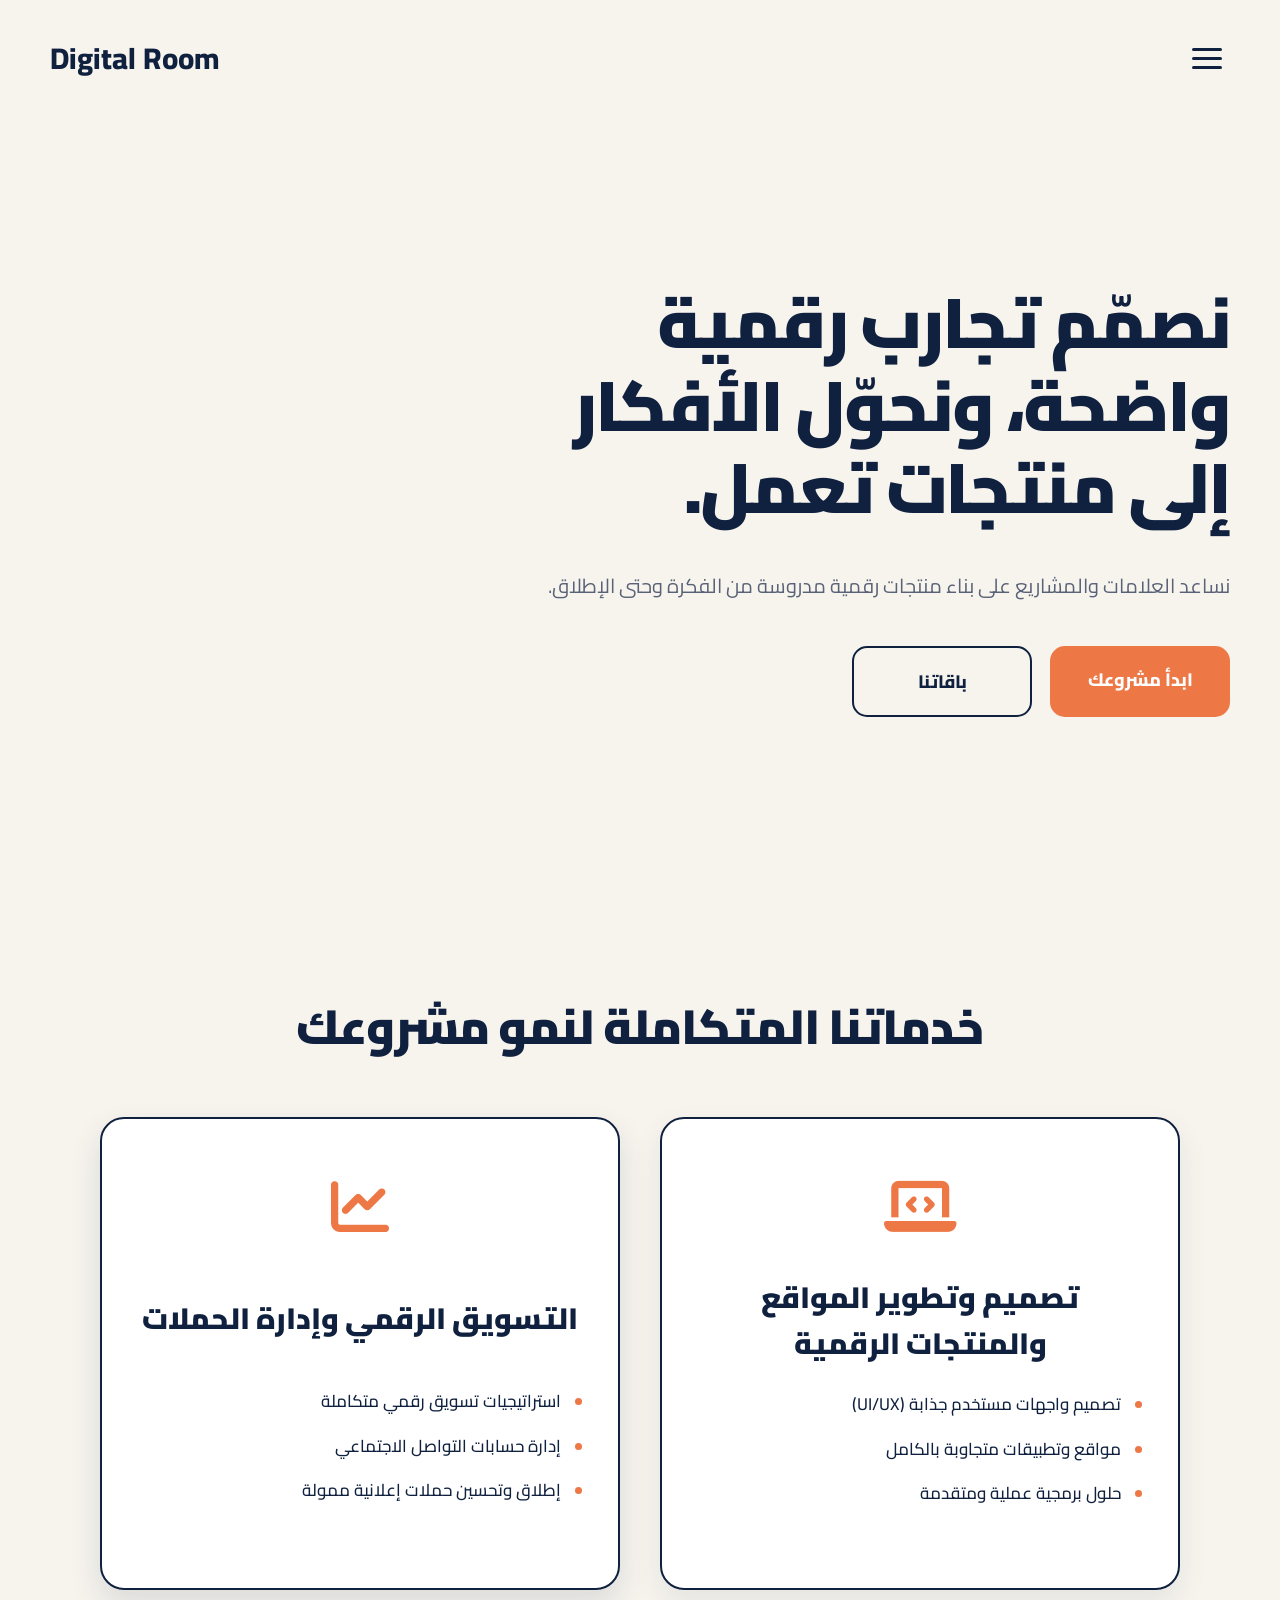
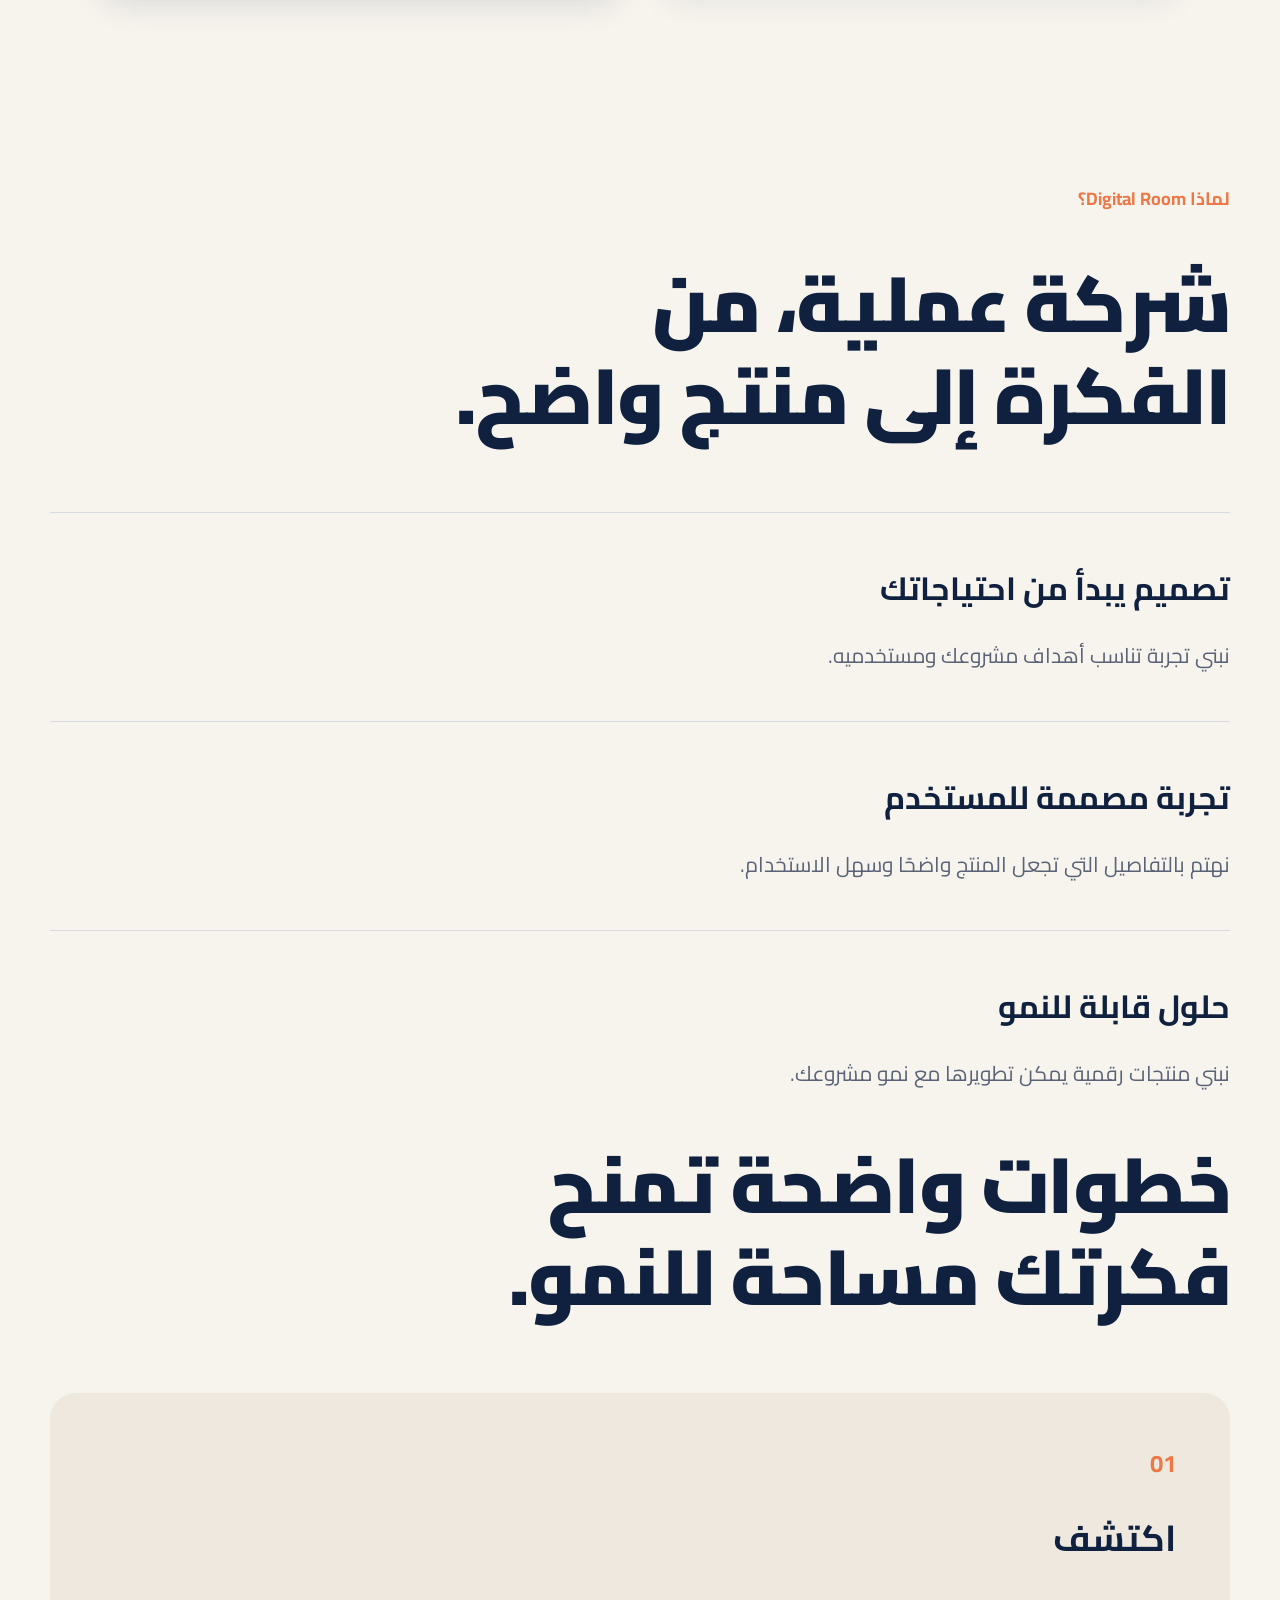
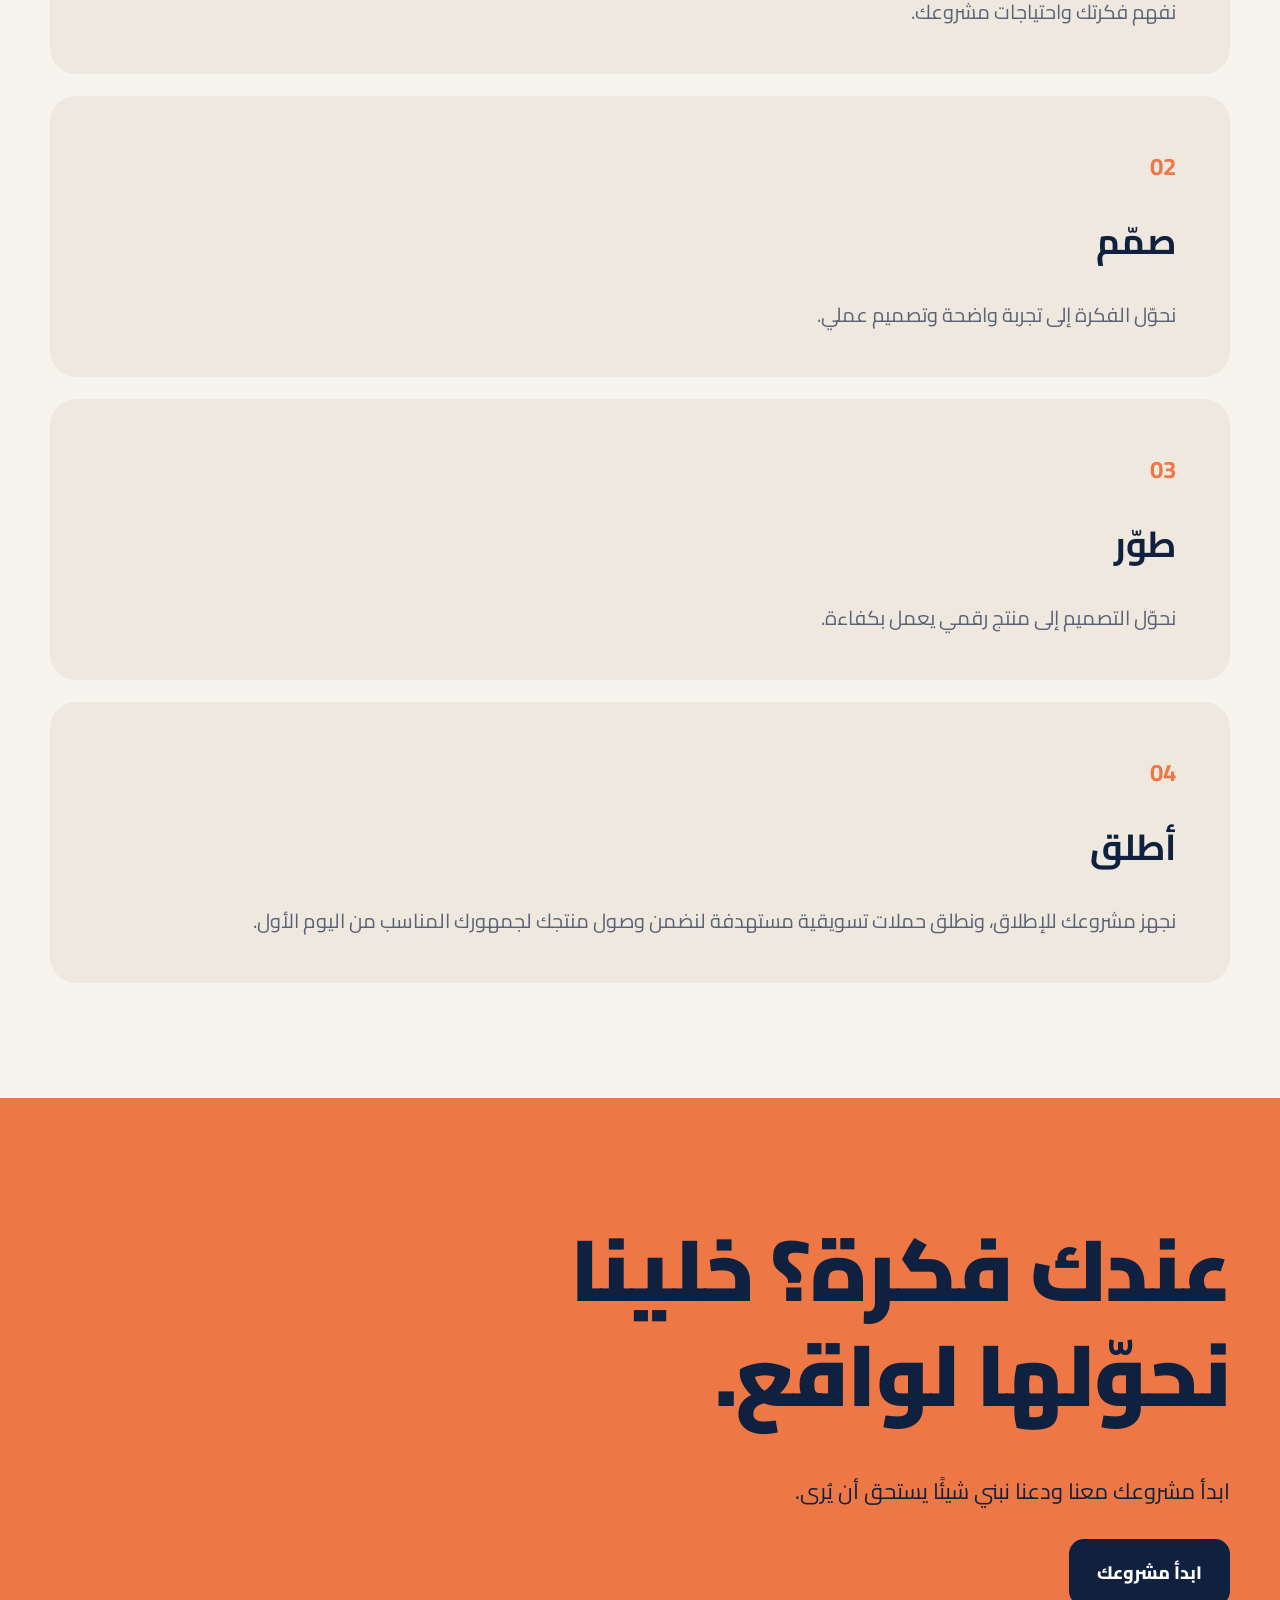
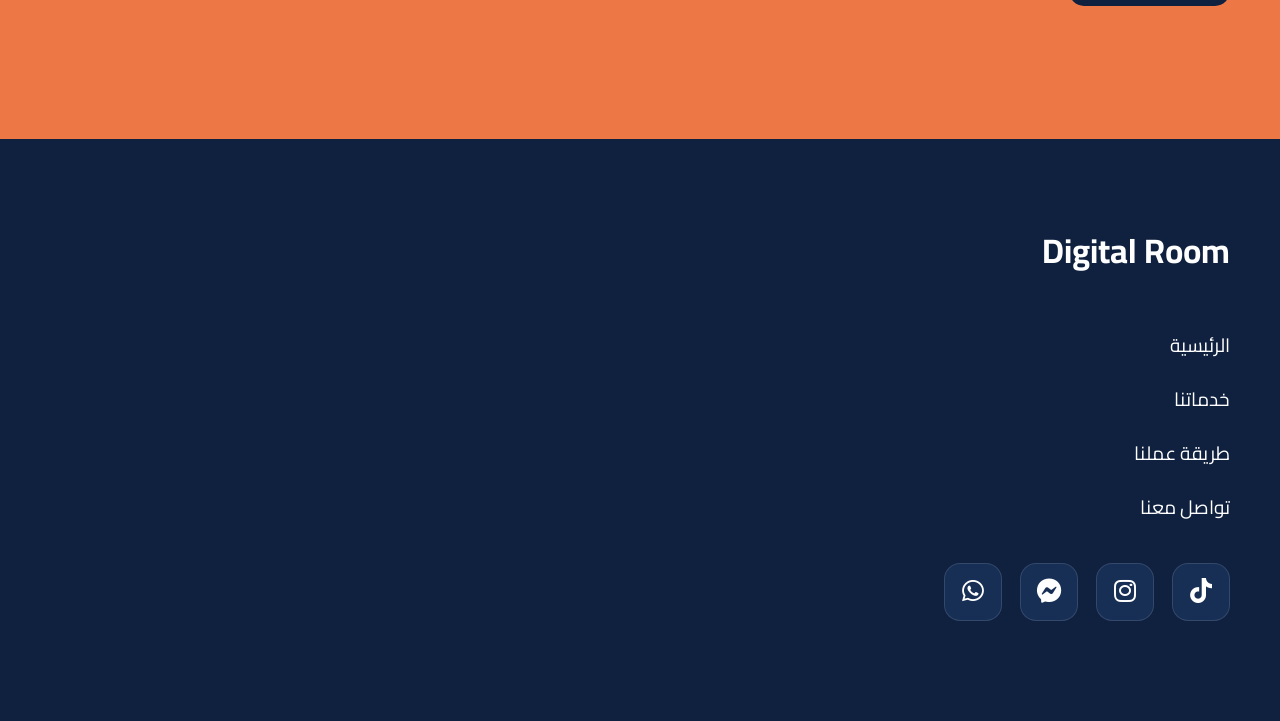
<file: index.html>
<!DOCTYPE html>
<html lang="ar" dir="rtl">
<head>
  <meta charset="UTF-8">
  <meta name="viewport" content="width=device-width, initial-scale=1.0">
  <title>Digital Room</title>
  <link rel="preconnect" href="https://fonts.googleapis.com">
  <link rel="preconnect" href="https://fonts.gstatic.com" crossorigin>
  <link
    href="https://fonts.googleapis.com/css2?family=Cairo:wght@400;500;600;700;800;900&display=swap"
    rel="stylesheet"
  >
  <link
    rel="stylesheet"
    href="https://cdnjs.cloudflare.com/ajax/libs/font-awesome/6.5.2/css/all.min.css"
  >
  <link rel="stylesheet" href="style.css">
</head>
<body>
  <!-- Header -->
  <header class="site-header">
    <div class="nav-wrap">
      <a href="#home" class="brand">
        Digital Room
      </a>
      <button
        class="menu-btn"
        id="menuBtn"
        aria-label="فتح القائمة"
        aria-expanded="false"
      >
        <span></span>
        <span></span>
        <span></span>
      </button>
      <nav class="mobile-menu" id="mobileMenu">
        <a href="#home">الرئيسية</a>
        <a href="#services">خدماتنا</a>
        <a href="#process">طريقة عملنا</a>
        <a href="price.html">باقاتنا</a>
        <a href="index.html#footer-social">تواصل معنا</a>
      </nav>
    </div>
  </header>
  <main>
    <!-- Hero Section -->
    <section class="hero section-light" id="home">
      <div class="container hero-inner">
        <h1>
          نصمّم تجارب رقمية<br>
          واضحة، ونحوّل الأفكار<br>
          إلى منتجات تعمل.
        </h1>
        <p class="hero-copy">
          نساعد العلامات والمشاريع على بناء منتجات
          <br class="mobile-only">
          رقمية مدروسة من الفكرة وحتى الإطلاق.
        </p>
        <div class="hero-actions">
          <a href="#contact" class="btn btn-primary">
            ابدأ مشروعك
          </a>
          <a href="price.html" class="btn btn-outline">
            باقاتنا
          </a>
        </div>
      </div>
    </section>
    <!-- Services Section -->
    <section class="services-section" id="services">
      <div class="container">
        <h2 class="services-heading">
          خدماتنا المتكاملة لنمو مشروعك
        </h2>
        <div class="services-grid">
          <!-- Web Design & Development: Right -->
          <article class="service-card">
            <div class="service-icon">
              <i class="fa-solid fa-laptop-code"></i>
            </div>
            <h3>
              تصميم وتطوير المواقع والمنتجات الرقمية
            </h3>
            <ul>
              <li>تصميم واجهات مستخدم جذابة (UI/UX)</li>
              <li>مواقع وتطبيقات متجاوبة بالكامل</li>
              <li>حلول برمجية عملية ومتقدمة</li>
            </ul>
          </article>
          <!-- Digital Marketing: Left -->
          <article class="service-card featured">
            <div class="service-icon">
              <i class="fa-solid fa-chart-line"></i>
            </div>
            <h3>
              التسويق الرقمي وإدارة الحملات
            </h3>
            <ul>
              <li>استراتيجيات تسويق رقمي متكاملة</li>
              <li>إدارة حسابات التواصل الاجتماعي</li>
              <li>إطلاق وتحسين حملات إعلانية ممولة</li>
            </ul>
          </article>
        </div>
      </div>
    </section>
    <!-- Why Digital Room -->
    <section class="process section-light" id="process">
      <div class="container">
        <p class="eyebrow orange">
          لماذا Digital Room؟
        </p>
        <h2>
          شركة عملية، من<br>
          الفكرة إلى منتج واضح.
        </h2>
        <div class="why-list">
          <article>
            <h3>
              تصميم يبدأ من احتياجاتك
            </h3>
            <p>
              نبني تجربة تناسب أهداف مشروعك ومستخدميه.
            </p>
          </article>
          <article>
            <h3>
              تجربة مصممة للمستخدم
            </h3>
            <p>
              نهتم بالتفاصيل التي تجعل المنتج واضحًا
              وسهل الاستخدام.
            </p>
          </article>
          <article>
            <h3>
              حلول قابلة للنمو
            </h3>
            <p>
              نبني منتجات رقمية يمكن تطويرها مع نمو مشروعك.
            </p>
          </article>
        </div>
      </div>
      <!-- Steps -->
      <div class="container">
        <h2>
          خطوات واضحة تمنح<br>
          فكرتك مساحة للنمو.
        </h2>
        <div class="steps">
          <article class="step">
            <b>01</b>
            <h3>اكتشف</h3>
            <p>
              نفهم فكرتك واحتياجات مشروعك.
            </p>
          </article>
          <article class="step">
            <b>02</b>
            <h3>صمّم</h3>
            <p>
              نحوّل الفكرة إلى تجربة واضحة وتصميم عملي.
            </p>
          </article>
          <article class="step">
            <b>03</b>
            <h3>طوّر</h3>
            <p>
              نحوّل التصميم إلى منتج رقمي يعمل بكفاءة.
            </p>
          </article>
          <article class="step">
            <b>04</b>
            <h3>أطلق</h3>
            <p>
              نجهز مشروعك للإطلاق، ونطلق حملات تسويقية
              مستهدفة لنضمن وصول منتجك لجمهورك المناسب
              من اليوم الأول.
            </p>
          </article>
        </div>
      </div>
    </section>
    <!-- CTA -->
    <section class="cta full-width-section" id="contact">
      <div class="container">
        <h2>
          عندك فكرة؟ خلينا<br>
          نحوّلها لواقع.
        </h2>
        <p>
          ابدأ مشروعك معنا ودعنا نبني شيئًا يستحق أن يُرى.
        </p>
        <a
          href="https://wa.me/201043372184"
          class="btn btn-dark"
          target="_blank"
          rel="noopener noreferrer"
        >
          ابدأ مشروعك
        </a>
      </div>
    </section>
  </main>
  <!-- Footer -->
  <footer class="footer full-width-section">
    <div class="container footer-grid">
      <div>
        <h3>Digital Room</h3>
        <nav>
          <a href="#home">الرئيسية</a>
          <a href="#services">خدماتنا</a>
          <a href="#process">طريقة عملنا</a>
          <a href="#contact">تواصل معنا</a>
        </nav>
        <div class="social" id="footer-social">
          <a
            href="https://wa.me/201043372184"
            target="_blank"
            rel="noopener noreferrer"
            aria-label="WhatsApp"
          >
            <i class="fa-brands fa-whatsapp"></i>
          </a>
          <a
            href="https://www.facebook.com/share/1KC5TBz9Hu/?mibextid=wwXIfr"
            target="_blank"
            rel="noopener noreferrer"
            aria-label="Messenger"
          >
            <i class="fa-brands fa-facebook-messenger"></i>
          </a>
          <a
            href="https://www.instagram.com/digitalroom_design?stkn=MWpidnJzb2Z3M3Q4"
            target="_blank"
            rel="noopener noreferrer"
            aria-label="Instagram"
          >
            <i class="fa-brands fa-instagram"></i>
          </a>
          <a
            href="https://www.tiktok.com/@digital.room3?_r=1&_t=ZS-99yzmKWpDhF"
            target="_blank"
            rel="noopener noreferrer"
            aria-label="TikTok"
          >
            <i class="fa-brands fa-tiktok"></i>
          </a>
        </div>
      </div>
    </div>
  </footer>
  <script src="script.js"></script>
</body>
</html>
</file>
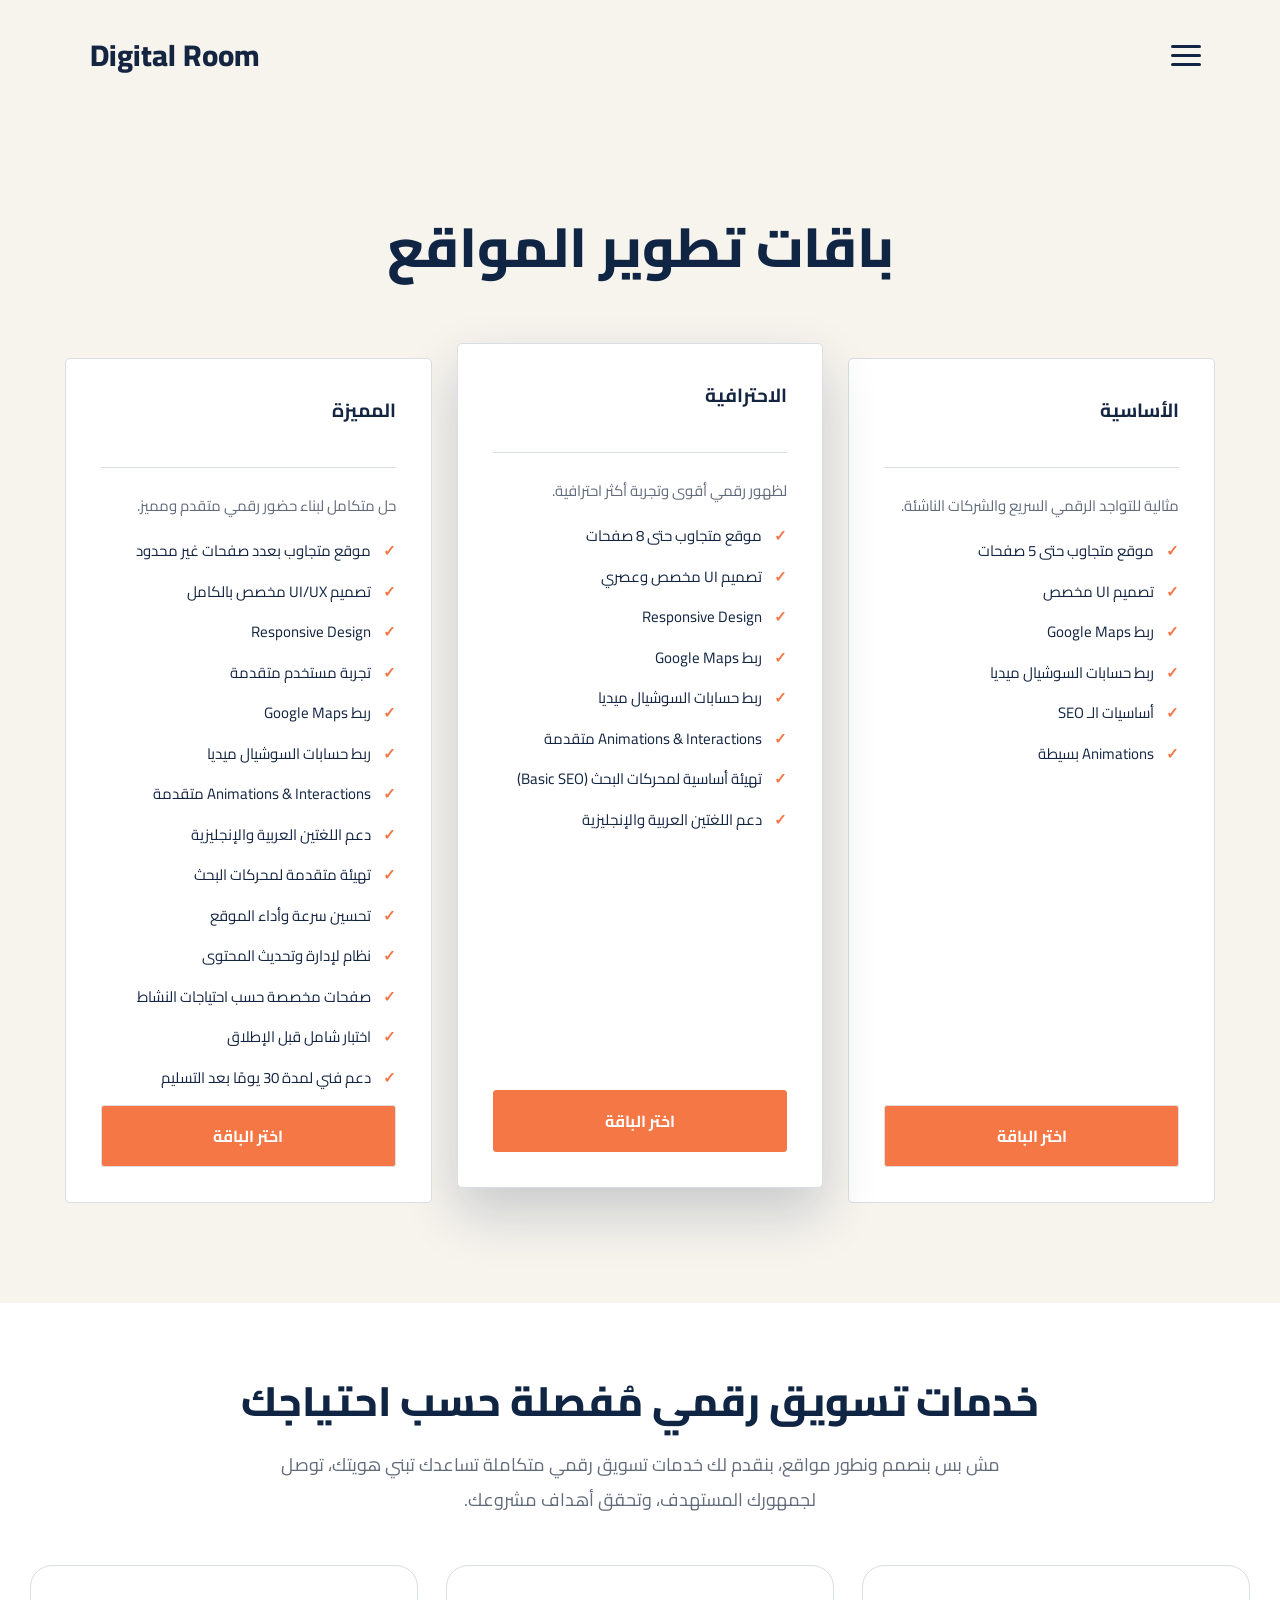
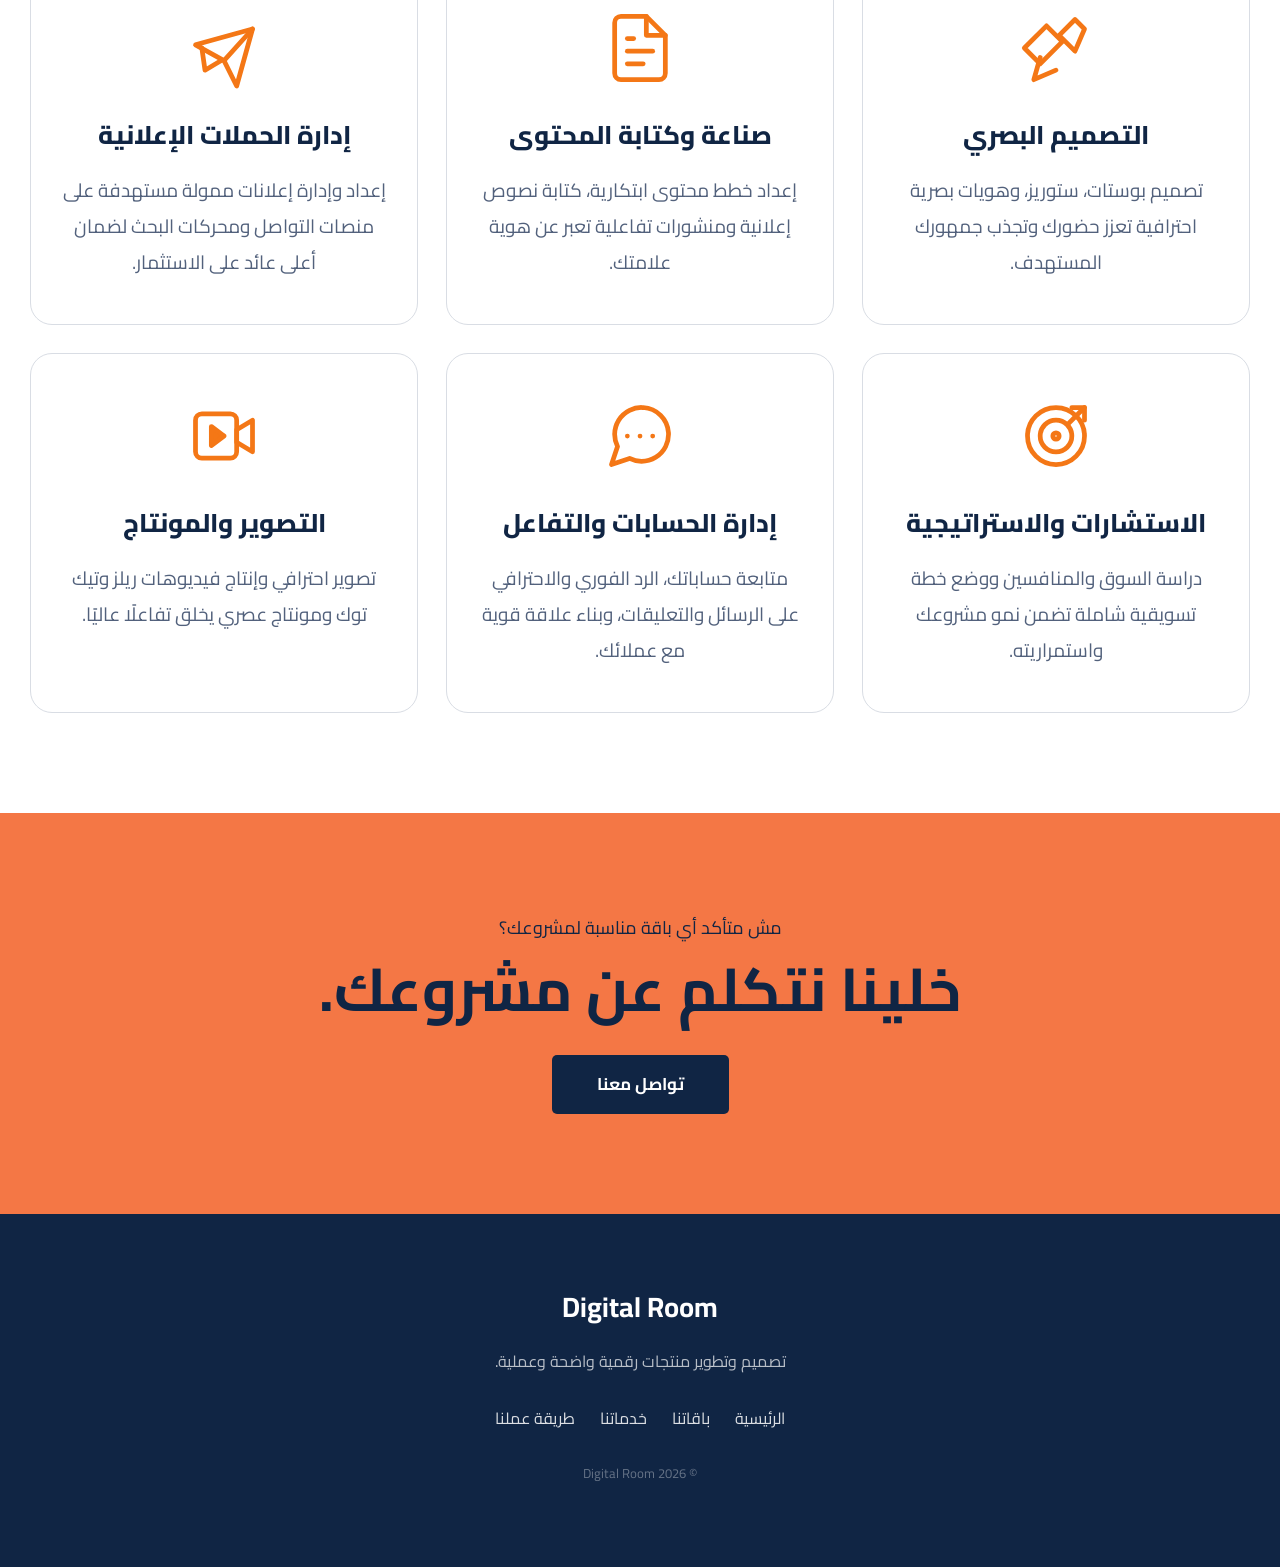
<file: price.html>
<!DOCTYPE html>
<html lang="ar" dir="rtl">
<head>
    <meta charset="UTF-8">
    <meta name="viewport" content="width=device-width, initial-scale=1.0">
    <title>الباقات — Digital Room</title>
    <!-- نفس الخط الموجود في الصفحة الرئيسية: Cairo -->
    <link rel="preconnect" href="https://fonts.googleapis.com">
    <link rel="preconnect" href="https://fonts.gstatic.com" crossorigin>
    <link
        href="https://fonts.googleapis.com/css2?family=Cairo:wght@400;500;600;700;800;900&display=swap"
        rel="stylesheet"
    >
    <link rel="stylesheet" href="price.css">
    <!-- توحيد الخط في الصفحة كلها -->
    <style>
        .pricing-page,
        .pricing-page * {
            font-family: 'Cairo', sans-serif;
        }
    </style>
</head>
<body class="pricing-page">
    <!-- Header -->
    <header class="pricing-header">
        <div class="pricing-nav">
            <a href="index.html" class="logo">
                Digital Room
            </a>
            <button
                class="menu-btn"
                id="menuBtn"
                aria-label="فتح القائمة"
                aria-expanded="false"
            >
                <span></span>
                <span></span>
                <span></span>
            </button>
        </div>
        <nav class="mobile-menu" id="mobileMenu">
            <a href="index.html">الرئيسية</a>
            <a href="index.html#services">خدماتنا</a>
            <a href="index.html#process">طريقة عملنا</a>
            <a href="price.html">باقاتنا</a>
            <a href="index.html#footer-social">تواصل معنا</a>
        </nav>
    </header>
    <main>
        <!-- عنوان صفحة الباقات -->
        <section class="pricing-hero">
            <p class="section-label"></p>
            <h1>
                باقات تطوير المواقع
            </h1>
        </section>
        <!-- باقات تطوير المواقع -->
        <section class="pricing-section">
            <div class="pricing-container">
                <!-- الباقة الأساسية -->
                <article class="pricing-card">
                    <div class="card-top">
                        <span class="plan-name">الأساسية</span>
                    </div>
                    <div class="card-content">
                        <p class="card-description">
                            مثالية للتواجد الرقمي السريع والشركات الناشئة.
                        </p>
                        <ul>
                            <li>موقع متجاوب حتى 5 صفحات</li>
                            <li>تصميم UI مخصص</li>
                            <li>ربط Google Maps</li>
                            <li>ربط حسابات السوشيال ميديا</li>
                            <li>أساسيات الـ SEO</li>
                            <li>Animations بسيطة</li>
                        </ul>
                    </div>
                    <button class="plan-btn" data-plan="الباقة الأساسية">
                        اختر الباقة
                    </button>
                </article>
                <!-- الباقة الاحترافية -->
                <article class="pricing-card featured">
                    <div class="card-top">
                        <span class="plan-name">الاحترافية</span>
                    </div>
                    <div class="card-content">
                        <p class="card-description">
                            لظهور رقمي أقوى وتجربة أكثر احترافية.
                        </p>
                        <ul>
                            <li>موقع متجاوب حتى 8 صفحات</li>
                            <li>تصميم UI مخصص وعصري</li>
                            <li>Responsive Design</li>
                            <li>ربط Google Maps</li>
                            <li>ربط حسابات السوشيال ميديا</li>
                            <li>Animations &amp; Interactions متقدمة</li>
                            <li>تهيئة أساسية لمحركات البحث (Basic SEO)</li>
                            <li>دعم اللغتين العربية والإنجليزية</li>
                        </ul>
                    </div>
                    <button class="plan-btn" data-plan="الباقة الاحترافية">
                        اختر الباقة
                    </button>
                </article>
                <!-- الباقة المميزة -->
                <article class="pricing-card">
                    <div class="card-top">
                        <span class="plan-name">المميزة</span>
                    </div>
                    <div class="card-content">
                        <p class="card-description">
                            حل متكامل لبناء حضور رقمي متقدم ومميز.
                        </p>
                        <ul>
                            <li>موقع متجاوب بعدد صفحات غير محدود</li>
                            <li>تصميم UI/UX مخصص بالكامل</li>
                            <li>Responsive Design</li>
                            <li>تجربة مستخدم متقدمة</li>
                            <li>ربط Google Maps</li>
                            <li>ربط حسابات السوشيال ميديا</li>
                            <li>Animations &amp; Interactions متقدمة</li>
                            <li>دعم اللغتين العربية والإنجليزية</li>
                            <li>تهيئة متقدمة لمحركات البحث</li>
                            <li>تحسين سرعة وأداء الموقع</li>
                            <li>نظام لإدارة وتحديث المحتوى</li>
                            <li>صفحات مخصصة حسب احتياجات النشاط</li>
                            <li>اختبار شامل قبل الإطلاق</li>
                            <li>دعم فني لمدة 30 يومًا بعد التسليم</li>
                        </ul>
                    </div>
                    <button class="plan-btn" data-plan="الباقة المميزة">
                        اختر الباقة
                    </button>
                </article>
            </div>
        </section>
        <!-- خدمات التسويق الرقمي -->
        <section class="digital-marketing-section" dir="rtl">
            <div class="marketing-container">
                <div class="marketing-header">
                    
                    <h2>
                        خدمات تسويق رقمي مُفصلة حسب احتياجك
                    </h2>
                    <p class="marketing-description">
                        مش بس بنصمم ونطور مواقع، بنقدم لك خدمات تسويق رقمي
                        متكاملة تساعدك تبني هويتك، توصل لجمهورك المستهدف،
                        وتحقق أهداف مشروعك.
                    </p>
                </div>
                <div class="marketing-grid">
                    <!-- التصميم البصري -->
                    <article class="marketing-card">
                        <div class="marketing-icon">
                            <svg xmlns="http://www.w3.org/2000/svg"
                                viewBox="0 0 24 24" fill="none"
                                stroke="currentColor" stroke-width="1.5"
                                stroke-linecap="round" stroke-linejoin="round"
                                aria-hidden="true">
                                <path d="M12 19l-7 3 2-7"/>
                                <path d="M18 13l-5-5 5-5 3 3z"/>
                                <path d="M2 12l7-7 5 5-7 7z"/>
                            </svg>
                        </div>
                        <h3>التصميم البصري</h3>
                        <p>
                            تصميم بوستات، ستوريز، وهويات بصرية احترافية
                            تعزز حضورك وتجذب جمهورك المستهدف.
                        </p>
                    </article>
                    <!-- صناعة وكتابة المحتوى -->
                    <article class="marketing-card">
                        <div class="marketing-icon">
                            <svg xmlns="http://www.w3.org/2000/svg"
                                viewBox="0 0 24 24" fill="none"
                                stroke="currentColor" stroke-width="1.5"
                                stroke-linecap="round" stroke-linejoin="round"
                                aria-hidden="true">
                                <path d="M14 2H6a2 2 0 0 0-2 2v16a2 2 0 0 0 2 2h12a2 2 0 0 0 2-2V8z"/>
                                <path d="M14 2v6h6"/>
                                <path d="M8 13h8"/>
                                <path d="M8 17h5"/>
                                <path d="M8 9h2"/>
                            </svg>
                        </div>
                        <h3>صناعة وكتابة المحتوى</h3>
                        <p>
                            إعداد خطط محتوى ابتكارية، كتابة نصوص إعلانية
                            ومنشورات تفاعلية تعبر عن هوية علامتك.
                        </p>
                    </article>
                    <!-- إدارة الحملات الإعلانية -->
                    <article class="marketing-card">
                        <div class="marketing-icon">
                            <svg xmlns="http://www.w3.org/2000/svg"
                                viewBox="0 0 24 24" fill="none"
                                stroke="currentColor" stroke-width="1.5"
                                stroke-linecap="round" stroke-linejoin="round"
                                aria-hidden="true">
                                <path d="M3 11l18-5-5 18-4-8-9-5z"/>
                                <path d="M12 16 21 6"/>
                                <path d="M5 12l1 7 5-3"/>
                            </svg>
                        </div>
                        <h3>إدارة الحملات الإعلانية</h3>
                        <p>
                            إعداد وإدارة إعلانات ممولة مستهدفة على منصات
                            التواصل ومحركات البحث لضمان أعلى عائد على الاستثمار.
                        </p>
                    </article>
                    <!-- الاستشارات والاستراتيجية -->
                    <article class="marketing-card">
                        <div class="marketing-icon">
                            <svg xmlns="http://www.w3.org/2000/svg"
                                viewBox="0 0 24 24" fill="none"
                                stroke="currentColor" stroke-width="1.5"
                                stroke-linecap="round" stroke-linejoin="round"
                                aria-hidden="true">
                                <circle cx="12" cy="12" r="9"/>
                                <circle cx="12" cy="12" r="5"/>
                                <circle cx="12" cy="12" r="1"/>
                                <path d="m16 8 5-5"/>
                                <path d="M17 3h4v4"/>
                            </svg>
                        </div>
                        <h3>الاستشارات والاستراتيجية</h3>
                        <p>
                            دراسة السوق والمنافسين ووضع خطة تسويقية شاملة
                            تضمن نمو مشروعك واستمراريته.
                        </p>
                    </article>
                    <!-- إدارة الحسابات والتفاعل -->
                    <article class="marketing-card">
                        <div class="marketing-icon">
                            <svg xmlns="http://www.w3.org/2000/svg"
                                viewBox="0 0 24 24" fill="none"
                                stroke="currentColor" stroke-width="1.5"
                                stroke-linecap="round" stroke-linejoin="round"
                                aria-hidden="true">
                                <path d="M21 11.5a8.4 8.4 0 0 1-.9 3.8 8.5 8.5 0 0 1-7.6 4.7 8.4 8.4 0 0 1-3.8-.9L3 21l1.9-5.7a8.4 8.4 0 0 1-.9-3.8 8.5 8.5 0 0 1 4.7-7.6 8.4 8.4 0 0 1 3.8-.9h.5a8.5 8.5 0 0 1 8 8z"/>
                                <path d="M8 12h.01"/>
                                <path d="M12 12h.01"/>
                                <path d="M16 12h.01"/>
                            </svg>
                        </div>
                        <h3>إدارة الحسابات والتفاعل</h3>
                        <p>
                            متابعة حساباتك، الرد الفوري والاحترافي على الرسائل
                            والتعليقات، وبناء علاقة قوية مع عملائك.
                        </p>
                    </article>
                    <!-- التصوير والمونتاج -->
                    <article class="marketing-card">
                        <div class="marketing-icon">
                            <svg xmlns="http://www.w3.org/2000/svg"
                                viewBox="0 0 24 24" fill="none"
                                stroke="currentColor" stroke-width="1.5"
                                stroke-linecap="round" stroke-linejoin="round"
                                aria-hidden="true">
                                <rect x="3" y="5" width="13" height="14" rx="2"/>
                                <path d="m16 10 5-3v10l-5-3z"/>
                                <path d="m8 9 4 3-4 3z" fill="currentColor"/>
                            </svg>
                        </div>
                        <h3>التصوير والمونتاج</h3>
                        <p>
                            تصوير احترافي وإنتاج فيديوهات ريلز وتيك توك
                            ومونتاج عصري يخلق تفاعلًا عاليًا.
                        </p>
                    </article>
                </div>
            </div>
        </section>
        <!-- التواصل -->
        <section class="pricing-cta">
            <div>
                <p>
                    مش متأكد أي باقة مناسبة لمشروعك؟
                </p>
                <h2>
                    خلينا نتكلم عن مشروعك.
                </h2>
                <a href="index.html#footer-social" class="cta-button">
                    تواصل معنا
                </a>
            </div>
        </section>
    </main>
    <!-- Footer -->
    <footer class="pricing-footer">
        <h3>Digital Room</h3>
        <p>
            تصميم وتطوير منتجات رقمية واضحة وعملية.
        </p>
        <div class="footer-links">
            <a href="index.html">الرئيسية</a>
            <a href="price.html">باقاتنا</a>
            <a href="index.html#services">خدماتنا</a>
            <a href="index.html#process">طريقة عملنا</a>
        </div>
        <p class="copyright">
            © 2026 Digital Room
        </p>
    </footer>
    <!-- نافذة اختيار الباقة -->
    <div class="modal" id="planModal" aria-hidden="true">
        <div
            class="modal-box"
            role="dialog"
            aria-modal="true"
            aria-labelledby="selectedPlan"
        >
            <button
                class="close-modal"
                id="closeModal"
                aria-label="إغلاق"
            >
                ×
            </button>
            <p class="section-label">
                اختيارك
            </p>
            <h2 id="selectedPlan">
                الباقة
            </h2>
            <p>
                ممتاز! ابدأ معنا وسنتواصل معك لمناقشة تفاصيل مشروعك.
            </p>
            <a href="index.html#footer-social" class="modal-button">
                تواصل معنا
            </a>
        </div>
    </div>
    <script src="price.js"></script>
</body>
</html>
</file>
<file: style.css>
* {
  box-sizing: border-box;
}

:root {
  --cream: #f7f4ee;
  --card: #eee8de;
  --navy: #10213f;
  --navy-2: #172f55;
  --orange: #ed7745;
  --muted: #596276;
  --line: #d7dbe1;
}

html {
  scroll-behavior: smooth;
}

body {
  margin: 0;
  background: var(--cream);
  color: var(--navy);
  font-family: "Cairo", sans-serif;
  overflow-x: hidden;
}

a {
  text-decoration: none;
  color: inherit;
}

button {
  font-family: inherit;
}

/* ================= CONTAINER ================= */

.container {
  width: min(100% - 96px, 1180px);
  margin: auto;
}


.site-header {
  position: sticky;
  top: 0;
  z-index: 20;
  background: rgba(247, 244, 238, 0.96);
  backdrop-filter: blur(12px);
}

.nav-wrap {
  height: 116px;
  width: min(100% - 96px, 1180px);
  margin: auto;

  display: flex;
  align-items: center;
  justify-content: space-between;

  direction: ltr;
}

.brand {
  font-size: 30px;
  font-weight: 800;
}

.menu-btn {
  width: 46px;
  height: 46px;

  border: 0;
  background: transparent;

  display: grid;
  place-content: center;
  gap: 6px;

  cursor: pointer;
}

.menu-btn span {
  display: block;

  width: 30px;
  height: 3px;

  background: var(--navy);

  border-radius: 3px;
}

.mobile-menu {
  position: absolute;

  right: 48px;
  top: 92px;

  width: min(330px, calc(100vw - 48px));

  padding: 26px;

  background: var(--navy);
  color: white;

  border-radius: 20px;

  display: none;

  box-shadow: 0 20px 50px rgba(16, 33, 63, 0.2);
}

.mobile-menu.open {
  display: flex;
  flex-direction: column;
  gap: 16px;
}

.mobile-menu a {
  font-size: 18px;
  font-weight: 600;
}

.menu-social {
  border-top: 1px solid rgba(255, 255, 255, 0.2);

  padding-top: 16px;

  display: flex;
  gap: 18px;

  direction: ltr;
}

/* ================= HERO ================= */

.hero {
  min-height: calc(100svh - 116px);

  display: flex;
  align-items: center;

  padding: 88px 0 105px;

  text-align: right;
}


.hero-inner {
  max-width: 1180px;
  margin-right: auto;
  margin-left: auto;

  display: flex;
  flex-direction: column;
  align-items: flex-start;

  text-align: right;

  transform: none;
}

.hero .container,
.about .container {
  max-width: 1180px;
  margin-right: auto;
  margin-left: auto;
}

.eyebrow {
  margin: 0 0 46px;

  font-size: 18px;

  font-weight: 700;

  line-height: 1.5;
}

.hero .eyebrow {
  font-size: 20px;
}

.orange {
  color: var(--orange);
}

h1,
h2,
h3,
p {
  margin-top: 0;
}

h1 {
  font-size: clamp(46px, 7vw, 88px);

  line-height: 1.18;

  letter-spacing: -2px;

  margin-bottom: 36px;

  font-weight: 900;
}

.hero h1 {
  font-size: 70px;
}

.hero-copy {
  font-size: 22px;

  line-height: 2;

  color: var(--muted);

  margin-bottom: 40px;
}

.hero .hero-copy {
  font-size: 20px;
}

.hero-actions {
  display: flex;
  gap: 18px;
}

.btn {
  min-width: 180px;

  padding: 17px 28px;

  border-radius: 15px;

  text-align: center;

  font-size: 18px;

  font-weight: 800;

  transition: 0.2s;
}

.btn:hover {
  transform: translateY(-2px);
}

.btn-primary {
  background: var(--orange);
  color: white;
}

.btn-outline {
  border: 2px solid var(--navy);
  background: transparent;
}

/* ================= DARK SECTION ================= */

.section-dark {
  background: var(--navy);

  color: var(--cream);

  padding: 100px 0 125px;
}

.section-dark .eyebrow {
  margin-bottom: 48px;
}

.section-dark h2,
.process h2 {
  font-size: clamp(44px, 6.5vw, 78px);

  line-height: 1.18;

  letter-spacing: -1.5px;

  margin-bottom: 70px;

  font-weight: 900;
}

.project-card {
  background: #17365f;

  border-radius: 30px;

  padding: 38px 40px 58px;

  overflow: hidden;
}

.project-image-wrap {
  border-radius: 23px;

  overflow: hidden;

  background: #07142b;
}

.project-image-wrap img {
  display: block;

  width: 100%;

  height: auto;
}

.project-meta {
  display: flex;

  flex-direction: column;

  align-items: flex-end;

  gap: 25px;

  padding-top: 38px;
}

.project-meta span {
  font-size: 25px;
  color: var(--orange);
}

.preview-btn {
  border: 2px solid #8295b5;

  color: white;

  border-radius: 14px;

  padding: 15px 25px;

  font-size: 18px;

  font-weight: 700;
}

/* ================= PROCESS ================= */

.process {
  padding: 95px 0 115px;
}

.process .eyebrow {
  margin-bottom: 46px;
}

.steps {
  display: grid;
  gap: 22px;
}

.step {
  background: var(--card);

  border-radius: 26px;

  padding: 48px 54px 44px;

  min-height: 245px;
}

.step b {
  display: block;

  color: var(--orange);

  font-size: 24px;

  margin-bottom: 18px;
}

.step h3 {
  font-size: 36px;

  margin-bottom: 22px;
}

.step p {
  font-size: 20px;

  line-height: 1.8;

  color: var(--muted);

  margin: 0;
}


.about {
  padding: 105px 0 115px;
}

.about h2 {
  font-size: clamp(42px, 6vw, 70px);

  line-height: 1.25;

  margin-bottom: 72px;
}

.why-list {
  display: grid;
}

.why-list article {
  border-top: 1px solid var(--line);

  padding: 45px 0;
}

.why-list h3 {
  font-size: 32px;

  margin-bottom: 18px;
}

.why-list p {
  font-size: 21px;

  color: var(--muted);

  line-height: 1.9;

  margin: 0;
}

/* ================= LAUNCH ================= */

.launch {
  padding: 0 0 100px;
}

.launch-card {
  background: var(--card);

  border-radius: 0 0 26px 26px;

  padding: 50px 54px;
}

.launch-card h2 {
  font-size: 44px;

  margin-bottom: 18px;
}

.launch-card p {
  font-size: 20px;

  color: var(--muted);

  margin: 0;
}

/* ================================================= */
/* ================= CTA SECTION =================== */
/* ================================================= */

/*
  السكشن البرتقالي بالكامل بعرض الشاشة
  حتى لو موجود داخل container
*/

.cta {
  background: var(--orange);

  color: var(--navy);

  padding: 120px 0 150px;

  width: 100vw;

  position: relative;

  margin-right: calc(50% - 50vw);
}

.cta h2 {
  font-size: clamp(50px, 7vw, 86px);

  line-height: 1.22;

  letter-spacing: -1.5px;

  margin-bottom: 42px;

  font-weight: 900;
}

.cta p {
  font-size: 22px;

  margin-bottom: 44px;
}

.cta a {
  text-align: center;
}

.btn-dark {
  background: var(--navy);

  color: white;

  min-width: 210px;
}

/* ================================================= */
/* ================= FOOTER ======================== */
/* ================================================= */

/*
  الفوتر بالكامل بعرض الشاشة
  ومستقل عن عرض الـ container
*/

.footer {
  background: var(--navy);

  color: white;

  padding: 80px 0 100px;

  min-height: 520px;

  width: 100vw;

  position: relative;

  margin-right: calc(50% - 50vw);
}

.footer-grid {
  display: flex;

  justify-content: flex-start;
}

.footer h3 {
  font-size: 34px;

  margin-bottom: 45px;
}

.footer nav {
  display: flex;

  flex-direction: column;

  gap: 18px;
}

.footer nav a,
.social a {
  font-size: 19px;
}

.social {
  display: flex;

  gap: 24px;

  direction: ltr;

  margin-top: 38px;
}

.mobile-only {
  display: none;
}

/* ================================================= */
/* ================= PROCESS ANIMATION ============= */
/* ================================================= */

.step {
  opacity: 0;

  transform: translateY(40px);

  transition: none;
}

.process.is-visible .step {
  animation: stepReveal 0.8s ease forwards;
}

.process.is-visible .step:nth-child(1) {
  animation-delay: 0.2s;
}

.process.is-visible .step:nth-child(2) {
  animation-delay: 0.5s;
}

.process.is-visible .step:nth-child(3) {
  animation-delay: 0.8s;
}

.process.is-visible .step:nth-child(4) {
  animation-delay: 1.1s;
}

@keyframes stepReveal {
  from {
    opacity: 0;
    transform: translateY(40px);
  }

  to {
    opacity: 1;
    transform: translateY(0);
  }
}

/* ================================================= */
/* ================= MOBILE ======================== */
/* ================================================= */

@media (max-width: 700px) {

  .container {
    width: calc(100% - 96px);
  }

  .nav-wrap {
    width: calc(100% - 96px);

    height: 108px;
  }

  .brand {
    font-size: 25px;
  }

  .mobile-menu {
    right: 48px;

    top: 88px;
  }

  .hero {
    min-height: 0;

    padding: 105px 0 70px;
  }

  .hero-inner {
    transform: translateX(0);
  }

  .eyebrow {
    font-size: 17px;

    margin-bottom: 38px;
  }

  .hero .eyebrow {
    font-size: 17px;
  }

  h1 {
    font-size: 43px;

    line-height: 1.23;

    letter-spacing: -1px;

    margin-bottom: 30px;
  }

  .hero h1 {
    font-size: 36px;
    
  }

  .hero-copy {
    font-size: 17px;

    line-height: 1.95;

    margin-bottom: 34px;
  }

  .hero .hero-copy {
    font-size: 17px;
  }

  .mobile-only {
    display: block;
  }

  .hero-actions {
    width: 100%;

    gap: 10px;
  }

  .btn {
    min-width: 0;

    flex: 1;

    padding: 14px 10px;

    font-size: 16px;

    border-radius: 13px;
  }

  /* ================= DARK SECTION ================= */

  .section-dark {
    padding: 72px 0 92px;
  }

  .section-dark h2,
  .process h2 {
    font-size: 36px;

    line-height: 1.28;

    margin-bottom: 48px;
  }

  .section-dark .eyebrow {
    margin-bottom: 36px;
  }

  .project-card {
    padding: 25px 24px 45px;

    border-radius: 23px;
  }

  .project-image-wrap {
    border-radius: 17px;
  }

  .project-meta {
    padding-top: 28px;

    gap: 20px;
  }

  .project-meta span {
    font-size: 19px;
  }

  .preview-btn {
    font-size: 16px;

    padding: 12px 20px;
  }

  /* ================= PROCESS ================= */

  .process {
    padding: 70px 0 85px;
  }

  .step {
    min-height: 0;

    padding: 37px 38px 34px;

    border-radius: 22px;
  }

  .step b {
    font-size: 18px;

    margin-bottom: 22px;
  }

  .step h3 {
    font-size: 28px;

    margin-bottom: 18px;
  }

  .step p {
    font-size: 17px;

    line-height: 1.9;
  }


  .about {
    padding: 76px 0 80px;
  }

  .about h2 {
    font-size: 36px;

    margin-bottom: 50px;
  }

  .why-list article {
    padding: 35px 0;
  }

  .why-list h3 {
    font-size: 25px;
  }

  .why-list p {
    font-size: 17px;
  }

  /* ================= LAUNCH ================= */

  .launch {
    padding-bottom: 60px;
  }

  .launch-card {
    padding: 38px;

    border-radius: 0 0 22px 22px;
  }

  .launch-card h2 {
    font-size: 34px;
  }

  .launch-card p {
    font-size: 17px;
  }

  /* ================= CTA ================= */

  .cta {
    width: 100vw;

    margin-right: calc(50% - 50vw);

    padding: 85px 0 100px;
  }

  .cta h2 {
    font-size: 38px;
     line-height: 1.25;

    margin-bottom: 30px;
  }

  .cta p {
    font-size: 18px;

    line-height: 1.8;
  }

  /* ================= FOOTER ================= */

  .footer {
    width: 100vw;

    margin-right: calc(50% - 50vw);

    padding: 62px 0 90px;

    min-height: 520px;
  }

  .footer h3 {
    font-size: 27px;

    margin-bottom: 34px;
  }

  .footer nav a,
  .social a {
    font-size: 16px;
  }
}

/* ================= ACCESSIBILITY ================= */

@media (prefers-reduced-motion: reduce) {

  .step {
    opacity: 1;

    transform: none;

    animation: none !important;
  }
}
.social {
  display: flex;
  gap: 18px;
  direction: ltr;
  margin-top: 38px;
}

.social a {
  width: 58px;
  height: 58px;

  display: flex;
  align-items: center;
  justify-content: center;

  background: #172f55;
  color: white;

  border: 1px solid rgba(255, 255, 255, 0.12);
  border-radius: 16px;

  font-size: 25px;

  transition: 0.3s ease;
}

.social a:hover {
  background: var(--orange);
  transform: translateY(-5px);
}

.social i {
  line-height: 1;
}
.btn{
  position: relative;
  overflow: hidden;
  z-index: 1;
}

.btn::before{
  content: "";
  position: absolute;
  top: 0;
  right: 0;
  width: 0;
  height: 100%;
  background: var(--navy);
  transition: width 0.4s ease;
  z-index: -1;
}

.btn:hover::before{
  width: 100%;
}

.btn-primary:hover,
.btn-outline:hover{
  color: white;
}

/* ===== DIGITAL ROOM SERVICES ===== */

.services-section {
  background: var(--cream);
  padding: 90px 0 100px;
  position: relative;
  overflow: hidden;
}

.services-section .container {
  width: min(100% - 96px, 1180px);
  margin-inline: auto;
}

.services-heading {
  color: var(--navy);
  font-size: clamp(30px, 4vw, 48px);
  font-weight: 900;
  line-height: 1.5;
  text-align: center;
  margin: 0 0 55px;
  letter-spacing: -1px;
}

.services-grid {
  display: grid;
  grid-template-columns: repeat(2, minmax(0, 1fr));
  gap: 28px;
  max-width: 1000px;
  margin-inline: auto;
  align-items: stretch;
}

.service-card {
  background: var(--navy);
  color: #fff;
  border: 2px solid var(--navy);
  border-radius: 24px;
  padding: 42px 34px 35px;
  min-width: 0;
  display: flex;
  flex-direction: column;
  align-items: center;
  text-align: center;
  box-shadow: 0 12px 30px rgba(16, 33, 63, 0.08);
  transition: transform 0.3s ease, box-shadow 0.3s ease;
}

.service-card:hover {
  transform: translateY(-6px);
  box-shadow: 0 20px 38px rgba(16, 33, 63, 0.15);
}

.service-card.featured {
  background: #fff;
  color: var(--navy);
  border-color: var(--navy);
  box-shadow: 0 14px 32px rgba(16, 33, 63, 0.12);
}

.service-icon {
  width: 90px;
  height: 90px;
  display: flex;
  align-items: center;
  justify-content: center;
  color: var(--orange);
  font-size: 58px;
  margin-bottom: 24px;
}

.service-card h3 {
  font-size: clamp(23px, 2.3vw, 30px);
  line-height: 1.55;
  font-weight: 900;
  margin: 0 0 22px;
  min-height: 3em;
  display: flex;
  align-items: center;
  justify-content: center;
}

.service-card ul {
  width: 100%;
  list-style: none;
  padding: 0;
  margin: 0 0 32px;
  text-align: right;
}

.service-card li {
  position: relative;
  padding-right: 23px;
  margin-bottom: 12px;
  font-size: 17px;
  font-weight: 500;
  line-height: 1.9;
  color: inherit;
}

.service-card li::before {
  content: "";
  position: absolute;
  right: 2px;
  top: 13px;
  width: 7px;
  height: 7px;
  background: var(--orange);
  border-radius: 50%;
}

.service-btn {
  display: inline-flex;
  align-items: center;
  justify-content: center;
  min-width: 175px;
  min-height: 52px;
  padding: 12px 25px;
  margin-top: auto;
  border-radius: 12px;
  background: #fff;
  color: var(--navy);
  border: 2px solid transparent;
  font-family: inherit;
  font-size: 17px;
  font-weight: 800;
  text-decoration: none;
  transition: background 0.25s ease,
              color 0.25s ease,
              transform 0.25s ease;
}

.service-card.featured .service-btn {
  background: var(--orange);
  color: var(--navy);
}

.service-btn:hover {
  background: var(--orange);
  color: var(--navy);
  transform: translateY(-2px);
}

.service-card.featured .service-btn:hover {
  background: var(--navy);
  color: #fff;
}

/* ===== TABLET ===== */

@media (max-width: 900px) {
  .services-section {
    padding: 75px 0 85px;
  }

  .services-grid {
    gap: 20px;
  }

  .service-card {
    padding: 34px 24px 30px;
  }

  .service-card h3 {
    font-size: 24px;
  }

  .service-card li {
    font-size: 16px;
  }

  .service-icon {
    font-size: 52px;
  }
}

/* ===== MOBILE ===== */

@media (max-width: 700px) {
  .services-section {
    padding: 65px 0 75px;
  }

  .services-section .container {
    width: calc(100% - 40px);
  }

  .services-heading {
    font-size: 29px;
    line-height: 1.6;
    letter-spacing: 0;
    margin-bottom: 32px;
  }

  .services-grid {
    grid-template-columns: 1fr;
    gap: 22px;
    max-width: 440px;
  }

  .service-card {
    padding: 30px 24px;
    border-radius: 21px;
  }

  .service-card:hover {
    transform: translateY(-3px);
  }

  .service-icon {
    width: 72px;
    height: 72px;
    font-size: 48px;
    margin-bottom: 18px;
  }

  .service-card h3 {
    font-size: 23px;
    line-height: 1.6;
    min-height: 0;
    margin-bottom: 18px;
  }

  .service-card ul {
    margin-bottom: 25px;
  }

  .service-card li {
    font-size: 15px;
    line-height: 1.9;
    padding-right: 20px;
    margin-bottom: 9px;
  }

  .service-card li::before {
    top: 11px;
  }

  .service-btn {
    min-width: 160px;
    min-height: 48px;
    font-size: 16px;
  }
}

/* ===== SMALL MOBILE ===== */

@media (max-width: 380px) {
  .services-section .container {
    width: calc(100% - 30px);
  }

  .services-heading {
    font-size: 25px;
  }

  .service-card {
    padding: 26px 19px;
  }

  .service-card h3 {
    font-size: 21px;
  }

  .service-card li {
    font-size: 14px;
  }
}

/* ===== SERVICES CARDS FIX ===== */

/* زيادة المسافة بين المربعين */
.services-section .services-grid {
  gap: 40px !important;
  max-width: 1080px !important;
  width: 100%;
  margin-inline: auto;
}

/* المربعين أبيض في الوضع الطبيعي */
.services-section .service-card,
.services-section .service-card.featured {
  background: #ffffff !important;
  color: var(--navy) !important;
  border: 2px solid var(--navy) !important;
  transition:
    background-color 0.3s ease,
    color 0.3s ease,
    transform 0.3s ease,
    box-shadow 0.3s ease;
}

/* النصوص والعناوين داخل المربعين */
.services-section .service-card h3,
.services-section .service-card li {
  color: inherit !important;
}

/* المربع يتحول للكحلي عند الوقوف عليه */
.services-section .service-card:hover,
.services-section .service-card.featured:hover {
  background: var(--navy) !important;
  color: #ffffff !important;
  border-color: var(--navy) !important;
}

/* الأيقونات تفضل برتقالي */
.services-section .service-icon {
  color: var(--orange) !important;
}

/* الأزرار برتقالي في الوضع الطبيعي */
.services-section .service-btn,
.services-section .service-card.featured .service-btn {
  background: var(--orange) !important;
  color: var(--navy) !important;
}

/* الزر يبقى أبيض لما المربع يتحول للكحلي */
.services-section .service-card:hover .service-btn {
  background: #ffffff !important;
  color: var(--navy) !important;
}

/* الموبايل */
@media (max-width: 700px) {
  .services-section .services-grid {
    grid-template-columns: 1fr;
    gap: 24px !important;
    width: 100%;
  }
}
</file>
<file: price.css>
:root {

    --navy: #102544;

    --navy-light: #19375f;

    --orange: #f47745;

    --cream: #f7f4ee;

    --card: #ffffff;

    --text: #142542;

    --muted: #626b7b;

    --border: #d9dde4;

}

.pricing-page {

    margin: 0;

    padding: 0;

    background: var(--cream);

    color: var(--text);

    font-family:

        Arial,

        "Tahoma",

        sans-serif;

    line-height: 1.7;

}

.pricing-page *,

.pricing-page *::before,

.pricing-page *::after {

    box-sizing: border-box;

}

.pricing-page a {

    text-decoration: none;

    color: inherit;

}

.pricing-page button {

    font-family: inherit;

}

.pricing-header {

    background: var(--cream);

    position: relative;

    z-index: 50;

}

.pricing-nav {

    max-width: 1200px;

    margin: auto;

    min-height: 110px;

    padding: 0 30px;

    display: flex;

    align-items: center;

    justify-content: space-between;

    direction: ltr;

}

.logo {

    font-size: 30px;

    font-weight: 800;

    color: var(--navy);

    margin-left: 20px;

}

.menu-btn {

    width: 48px;

    height: 48px;

    border: 0;

    background: transparent;

    cursor: pointer;

    display: flex;

    flex-direction: column;

    justify-content: center;

    gap: 6px;

    align-items: center;

}

.menu-btn span {

    width: 30px;

    height: 3px;

    background: var(--navy);

    border-radius: 5px;

    transition: .3s;

}

.menu-btn.active span:nth-child(1) {

    transform: translateY(9px) rotate(45deg);

}

.menu-btn.active span:nth-child(2) {

    opacity: 0;

}

.menu-btn.active span:nth-child(3) {

    transform: translateY(-9px) rotate(-45deg);

}

.mobile-menu {

    position: absolute;

    top: 100%;

    right: 48px;
    top: 92px;

  width: min(330px, calc(100vw - 48px));

height: 320px;

    padding: 25px 30px 15px;

    background: var(--navy);

    border-radius: 20px;

    box-shadow:

        0 20px 50px rgba(0,0,0,.12);

    display: flex;

    flex-direction: column;

    gap: 8px;

    opacity: 0;

    visibility: hidden;

    transform: translateY(-15px);

    transition: .3s;

}

.mobile-menu.open {

    opacity: 1;

    visibility: visible;

    transform: translateY(0);

}

.mobile-menu a {

    padding: 12px 15px;

text-align: left;

font-weight: 800;

font-size: 20px;

    color: white;

    border-radius: 10px;

    font-size: 17px;

}

.mobile-menu a:hover {

    background: transparent;

}

.pricing-hero {

    max-width: 1000px;

    margin: auto;

    text-align: center;

    padding:

        90px 25px

        60px;

}

.section-label {

    color: var(--orange);

    font-size: 70px;

    font-weight: 700;

    margin: 0 0 15px;

}

.pricing-hero h1 {

    margin: 0;

    color: var(--navy);

    font-size: clamp(30px, 6vw, 55px);

    line-height: 1.15;

    font-weight: 800;

}

.pricing-description {

    max-width: 650px;

    margin:

        25px auto;

    color: var(--muted);

    font-size: 60px;

    font-weight: bold;

    line-height: 1.9;

}

.pricing-section {

    padding:

        20px

        30px

        100px;

}

.pricing-container {

    max-width: 1150px;

    margin: auto;

    display: grid;

    grid-template-columns:

        repeat(3, 1fr);

    align-items: stretch;

    gap: 25px;

}

.pricing-card {

    position: relative;

    background: var(--card);

    border: 1px solid var(--border);

    border-radius: 5px;

    padding: 35px;

    min-height: 570px;

    display: flex;

    flex-direction: column;

    transition:

        transform .3s ease,

        box-shadow .3s ease;

}

.pricing-card:hover {

    transform: translateY(-8px);

    background: var(--navy);

    color: white;

    box-shadow:

        0 20px 45px rgba(16,37,68,.12);

}

.pricing-card.featured {

    background: white;

    color: var(--text);

    border:

        1px solid

        var(--border);

    transform: translateY(-15px);

    box-shadow:

        0 25px 55px rgba(16,37,68,.2);

}

.pricing-card.featured:hover {

    transform: translateY(-22px);

}

.popular {

    position: absolute;

    top: 20px;

    left: 20px;

    background: var(--orange);

    color: white;

    padding:

        5px

        12px;

    border-radius: 4px;

    font-size: 13px;

    font-weight: 700;

}

.card-top {

    padding-bottom: 25px;

    border-bottom: 1px solid var(--border);

}

.featured .card-top {

   border-bottom: 1px solid var(--border);

}

.plan-name {

    display: block;

    font-size: 19px;

    font-weight: 700;

    margin-bottom: 15px;

}

.price {

    display: flex;

    align-items: baseline;

    gap: 8px;

}

.price strong {

    font-size: 48px;

    line-height: 1;

    font-weight: 800;

}

.price span {

    color: var(--muted);

    font-size: 15px;

}

.featured .price span {

    color:

        rgba(255,255,255,.65);

}

.card-content {

    flex: 1;

    padding-top: 25px;

}

.card-description {

    color: var(--muted);

    font-size: 15px;

    margin:

        0

        0

        20px;

    opacity: 1;

    visibility: visible;

}

.featured .card-description {

    color: var(--muted);

    opacity: 1;

    visibility: visible;

}

.card-content ul {

    margin: 0;

    padding: 0;

    list-style: none;

}

.card-content li {

    position: relative;

    padding-right: 25px;

    margin-bottom: 15px;

    font-size: 15px;

}

.card-content li::before {

    content: "✓";

    position: absolute;

    right: 0;

    color: var(--orange);

    font-weight: 800;

}

.plan-btn {

    width: 100%;

    border: 1px solid var(--border);

    background: var(--orange);

    color: white;

    padding: 15px;

    font-size: 16px;

    font-weight: 700;

    cursor: pointer;

    border-radius: 3px;

    transition: .3s;

}

.plan-btn:hover {

    background: var(--navy);

    color: white;

    border-color: var(--navy);

}

.featured .plan-btn {

    background: var(--orange);

    border-color: var(--orange);

    color: white;

}

.featured .plan-btn:hover {

    background: white;

    color: var(--navy);

}

.pricing-cta {

    background: var(--orange);

    padding:

        100px

        30px;

    text-align: center;

}

.pricing-cta p {

    margin: 0 0 10px;

    color: var(--navy);

    font-size: 18px;

}

.pricing-cta h2 {

    margin:

        0

        0

        30px;

    color: var(--navy);

    font-size:

        clamp(35px, 5vw, 60px);

    line-height: 1.2;

}

.cta-button {

    display: inline-flex;

    align-items: center;

    justify-content: center;

    padding:

        15px

        45px;

    background: var(--navy);

    color: white;

    border-radius: 5px;

    font-size: 17px;

    font-weight: 700;

    transition: .3s;

}

.cta-button:hover {

    transform: translateY(-3px);

    box-shadow:

        0 10px 25px

        rgba(207, 208, 209, 0.25);

}

.pricing-footer {

    background: var(--navy);

    color: white;

    text-align: center;

    padding:

        70px

        30px;

}

.pricing-footer h3 {

    font-size: 28px;

    margin:

        0

        0

        10px;

}

.pricing-footer > p {

    color:

        rgba(255,255,255,.7);

}

.footer-links {

    display: flex;

    justify-content: center;

    flex-wrap: wrap;

    gap: 25px;

    margin:

        30px

        0;

}

.footer-links a {

    color:

        rgba(255,255,255,.85);

}

.footer-links a:hover {

    color: var(--orange);

}

.copyright {

    font-size: 13px;

    opacity: .5;

}

.modal {

    position: fixed;

    inset: 0;

    background:

        rgba(8,20,38,.7);

    display: flex;

    align-items: center;

    justify-content: center;

    padding: 20px;

    opacity: 0;

    visibility: hidden;

    transition: .3s;

    z-index: 100;

}

.modal.show {

    opacity: 1;

    visibility: visible;

}

.modal-box {

    position: relative;

    width: 100%;

    max-width: 480px;

    background: var(--cream);

    border-radius: 20px;

    padding: 50px 35px;

    text-align: center;

    transform: translateY(20px);

    transition: .3s;

}

.modal.show .modal-box {

    transform: translateY(0);

}

.modal-box h2 {

    color: var(--navy);

    font-size: 35px;

    margin: 10px 0;

}

.modal-box p:not(.section-label) {

    color: var(--muted);

    font-size: 17px;

    margin-bottom: 25px;

}

.close-modal {

    position: absolute;

    top: 15px;

    left: 20px;

    width: 40px;

    height: 40px;

    border: 0;

    background: transparent;

    font-size: 30px;

    cursor: pointer;

    color: var(--navy);

}

.modal-button {

    display: inline-block;

    background: var(--orange);

    color: white;

    padding:

        13px

        35px;

    border-radius: 5px;

    font-weight: 700;

}

@media (max-width: 900px) {

    .pricing-container {

        grid-template-columns: 1fr;

        max-width: 550px;

    }

    .pricing-card.featured {

        transform: none;

        order: -1;

    }

    .pricing-card.featured:hover {

        transform: translateY(-8px);

    }

}

@media (max-width: 600px) {

    .pricing-nav {

        min-height: 85px;

        padding:

            0

            20px;

        direction: ltr;

    }

    .logo {

        font-size: 25px;

    }

    .pricing-hero {

        padding:

            60px

            20px

            40px;

    }

    .pricing-hero h1 {

        font-size: 40px;

    }

    .pricing-description {

        font-size: 16px;

    }

    .pricing-section {

        padding:

            10px

            20px

            70px;

    }

    .pricing-card {

        padding: 28px;

        min-height: auto;

    }

    .price strong {

        font-size: 42px;

    }

    .pricing-cta {

        padding:

            75px

            20px;

    }

    .pricing-footer {

        padding:

            55px

            20px;

    }

}

.cta-button,

.cta-button:hover,

.cta-button:focus,

.cta-button:active {

    color: #fff !important;

    text-decoration: none;

}

.pricing-card.featured:hover {

    background: var(--navy);

    color: white;

    transform: translateY(-8px);

}

.pricing-card.featured:hover .card-description {

    color: white;

}

.pricing-card.featured:hover .price span {

    color: rgba(255,255,255,.7);

}

.pricing-card.featured:hover .card-top {

    border-color: rgba(255,255,255,.18);

}

/* =========================================
   خدمات التسويق الرقمي - Digital Marketing
   ========================================= */

.digital-marketing-section {
    padding: 70px 30px 100px;
    background: #fff;
    color: var(--text);
    direction: rtl;
}

.marketing-container {
    width: 100%;
    max-width: 1420px;
    margin: 0 auto;
}

.marketing-header {
    max-width: 900px;
    margin: 0 auto 48px;
    text-align: center;
}

.marketing-header .section-label {
    margin: 0 0 12px;
    color: var(--orange);
    font-size: 16px;
    font-weight: 700;
}

.marketing-header h2 {
    margin: 0 0 18px;
    color: var(--navy);
    font-size: clamp(28px, 3.2vw, 42px);
    line-height: 1.4;
    font-weight: 800;
}

.marketing-description {
    max-width: 760px;
    margin: 0 auto;
    color: var(--muted);
    font-size: 18px;
    line-height: 1.9;
}

.marketing-grid {
    display: grid;
    grid-template-columns: repeat(3, minmax(0, 1fr));
    gap: 28px;
    align-items: stretch;
}

.marketing-card {
    min-width: 0;
    min-height: 360px;
    padding: 38px 30px 32px;
    display: flex;
    flex-direction: column;
    align-items: center;
    justify-content: flex-start;
    text-align: center;
    background: #fff;
    border: 1.5px solid #d9dde4;
    border-radius: 22px;
    transition: transform .3s ease, box-shadow .3s ease, border-color .3s ease;
}

.marketing-card:hover {
    transform: translateY(-6px);
    border-color: rgba(244, 119, 69, .55);
    box-shadow: 0 18px 38px rgba(16, 37, 68, .08);
}

.marketing-icon {
    width: 88px;
    height: 88px;
    margin: 0 auto 24px;
    display: flex;
    align-items: center;
    justify-content: center;
    color: #f47716;
}

.marketing-icon svg {
    display: block;
    width: 76px;
    height: 76px;
    max-width: 100%;
    overflow: visible;
}

.marketing-card h3 {
    margin: 0 0 18px;
    color: var(--navy);
    font-size: clamp(21px, 2vw, 29px);
    font-weight: 800;
    line-height: 1.5;
}

.marketing-card p {
    max-width: 390px;
    margin: 0;
    color: #52617c;
    font-size: 19px;
    line-height: 1.9;
}

/* Tablets */
@media (max-width: 1000px) {
    .digital-marketing-section {
        padding: 60px 24px 80px;
    }

    .marketing-grid {
        grid-template-columns: repeat(2, minmax(0, 1fr));
        gap: 22px;
    }

    .marketing-card {
        min-height: 340px;
        padding: 32px 24px;
    }

    .marketing-card p {
        font-size: 17px;
    }
}

/* Mobile */
@media (max-width: 600px) {
    .digital-marketing-section {
        padding: 45px 18px 65px;
    }

    .marketing-header {
        margin-bottom: 30px;
    }

    .marketing-header h2 {
        font-size: 27px;
    }

    .marketing-description {
        font-size: 16px;
    }

    .marketing-grid {
        grid-template-columns: 1fr;
        gap: 18px;
    }

    .marketing-card {
        min-height: auto;
        padding: 30px 22px;
        border-radius: 18px;
    }

    .marketing-icon {
        width: 76px;
        height: 76px;
        margin-bottom: 18px;
    }

    .marketing-icon svg {
        width: 66px;
        height: 66px;
    }

    .marketing-card h3 {
        margin-bottom: 12px;
        font-size: 23px;
    }

    .marketing-card p {
        font-size: 16px;
        line-height: 1.85;
    }
}

@media (prefers-reduced-motion: reduce) {
    .marketing-card {
        transition: none;
    }

    .marketing-card:hover {
        transform: none;
    }
}

/* Hover Effect - Digital Marketing Cards */

.marketing-card {
    background-color: #ffffff;
    border: 1.5px solid #d9dde4;
    transition:
        background-color 0.3s ease,
        border-color 0.3s ease,
        transform 0.3s ease,
        box-shadow 0.3s ease;
}

.marketing-card h3,
.marketing-card p,
.marketing-card .marketing-icon {
    transition: color 0.3s ease;
}

/* عند الوقوف على الكارت */
.marketing-card:hover {
    background-color: #102544;
    border-color: #102544;
    transform: translateY(-6px);
    box-shadow: 0 15px 35px rgba(16, 37, 68, 0.18);
}

/* تغيير لون العنوان */
.marketing-card:hover h3 {
    color: #ffffff;
}

/* تغيير لون الوصف */
.marketing-card:hover p {
    color: #e0e7f1;
}

/* تغيير لون الأيقونة */
.marketing-card:hover .marketing-icon {
    color: #ff7918;
}
</file>
